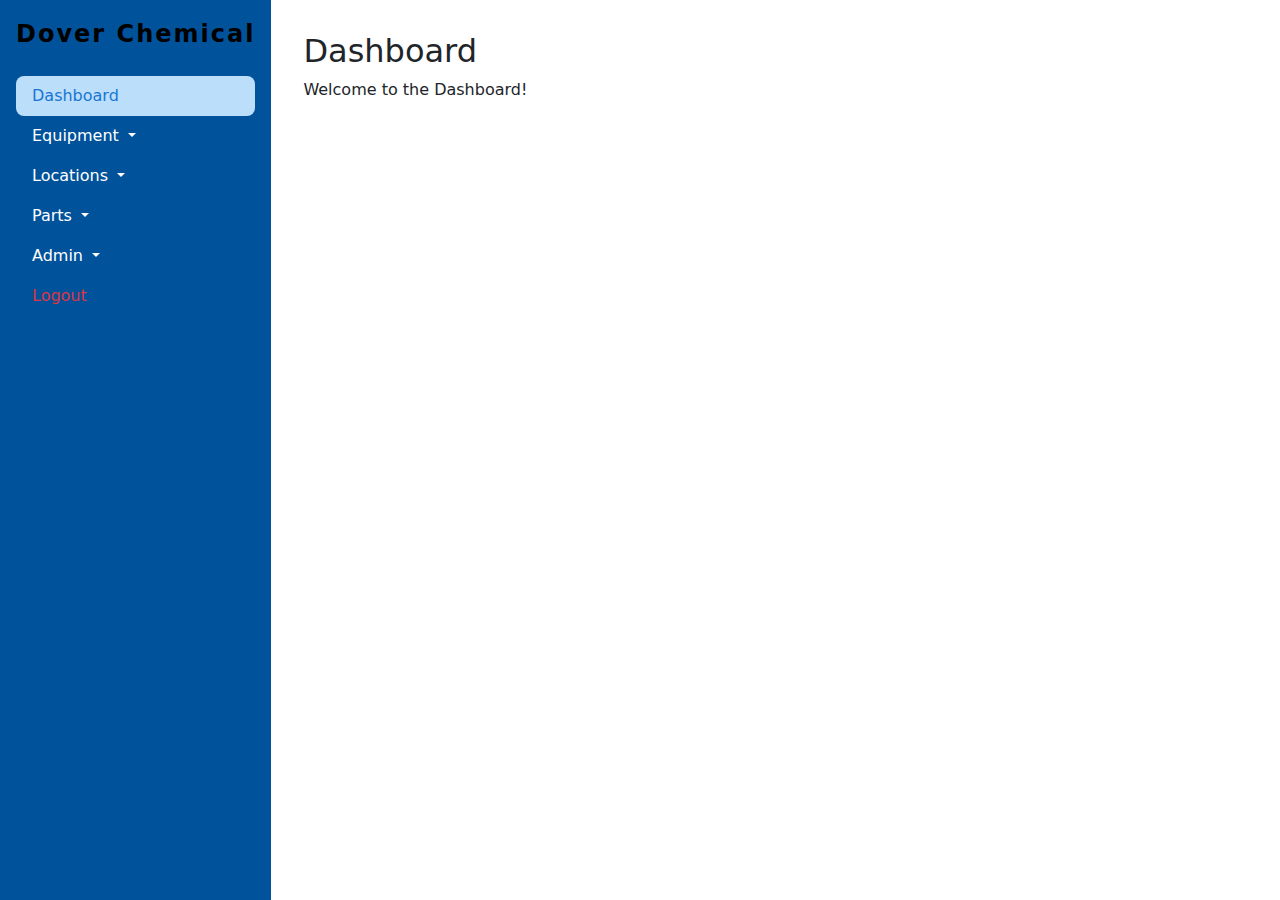
<file: index.html>
<!DOCTYPE html>
<html lang="en">
<head>
  <meta charset="UTF-8">
  <meta name="viewport" content="width=device-width, initial-scale=1">
  <title>CMMS</title>
  <!-- Bootstrap 5 CDN -->
  <link href="https://cdn.jsdelivr.net/npm/bootstrap@5.3.3/dist/css/bootstrap.min.css" rel="stylesheet">
  <link rel="stylesheet" href="index.css">
</head>
<body>
  <div class="d-flex">
    <!-- Sidebar -->
    <nav class="sidebar d-flex flex-column flex-shrink-0 p-3">
      <div class="logo mb-4">Dover Chemical</div>
      <ul class="nav nav-pills flex-column mb-auto" id="sidebarMenu">
        <li class="nav-item">
          <a href="#" class="nav-link active" data-page="dashboard">
            Dashboard
          </a>
        </li>
        <!-- Equipment Dropdown -->
        <li class="nav-item dropdown">
          <a class="nav-link dropdown-toggle" href="#" id="equipmentDropdown" role="button" data-bs-toggle="dropdown" aria-expanded="false">
            Equipment
          </a>
          <ul class="dropdown-menu" aria-labelledby="equipmentDropdown">
            <li><a class="dropdown-item nav-link" href="#" data-page="equipment-create">Create</a></li>
            <li><a class="dropdown-item nav-link" href="#" data-page="equipment-view">View</a></li>
          </ul>
        </li>
        <!-- Locations Dropdown -->
        <li class="nav-item dropdown">
          <a class="nav-link dropdown-toggle" href="#" id="locationsDropdown" role="button" data-bs-toggle="dropdown" aria-expanded="false">
            Locations
          </a>
          <ul class="dropdown-menu" aria-labelledby="locationsDropdown">
            <li><a class="dropdown-item nav-link" href="#" data-page="locations-create">Create</a></li>
            <li><a class="dropdown-item nav-link" href="#" data-page="locations-view">View</a></li>
          </ul>
        </li>
        <!-- Parts Dropdown -->
        <li class="nav-item dropdown">
          <a class="nav-link dropdown-toggle" href="#" id="partsDropdown" role="button" data-bs-toggle="dropdown" aria-expanded="false">
            Parts
          </a>
          <ul class="dropdown-menu" aria-labelledby="partsDropdown">
            <li><a class="dropdown-item nav-link" href="#" data-page="parts-create">Create</a></li>
            <li><a class="dropdown-item nav-link" href="#" data-page="parts-view">View</a></li>
          </ul>
        </li>
        <!-- Admin Dropdown -->
        <li class="nav-item dropdown">
          <a class="nav-link dropdown-toggle" href="#" id="adminDropdown" role="button" data-bs-toggle="dropdown" aria-expanded="false">
            Admin
          </a>
          <ul class="dropdown-menu" aria-labelledby="adminDropdown">
            <li><a class="dropdown-item nav-link" href="#" data-page="admin-create-user">Create User</a></li>
          </ul>
        </li>
        <li>
          <a href="#" class="nav-link text-danger" data-page="logout">
            Logout
          </a>
        </li>
      </ul>
    </nav>

    <!-- Content Area -->
    <div class="content-area flex-grow-1">
      <div id="page-content">
        <h2>Dashboard</h2>
        <p>Welcome to the Dashboard!</p>
      </div>
    </div>
  </div>

  <!-- Bootstrap JS Bundle -->
  <script src="https://cdn.jsdelivr.net/npm/bootstrap@5.3.3/dist/js/bootstrap.bundle.min.js"></script>
  <script>
    // Content for each page
    const content = {
      dashboard: `<h2>Dashboard</h2><p>Welcome to the Dashboard!</p>`,
      "equipment-create": `<h2>Create Equipment</h2><p>Form for creating equipment.</p>`,
      "equipment-view": `<h2>View Equipment</h2><p>List of all equipment.</p>`,
      "locations-create": `<h2>Create Location</h2><p>Form for creating location.</p>`,
      "locations-view": `<h2>View Locations</h2><p>List of all locations.</p>`,
      "parts-create": `<h2>Create Part</h2><p>Form for creating parts.</p>`,
      "parts-view": `<h2>View Parts</h2><p>List of all parts.</p>`,
      "admin-create-user": `<h2>Create User</h2><p>Form for creating new user.</p>`,
      logout: `<h2>Logout</h2><p>You have been logged out. Thank you!</p>`
    };

    // Handle menu clicks
    document.querySelectorAll('#sidebarMenu [data-page]').forEach(link => {
      link.addEventListener('click', function(e) {
        e.preventDefault();
        // Remove active from all main nav-link (exclude dropdown-items for highlight)
        document.querySelectorAll('#sidebarMenu > .nav-item > .nav-link').forEach(l => l.classList.remove('active'));
        // Remove active from dropdown items
        document.querySelectorAll('#sidebarMenu .dropdown-item').forEach(l => l.classList.remove('active'));

        // If clicked is dropdown-item
        if(this.classList.contains('dropdown-item')) {
          this.classList.add('active');
          // Also activate parent dropdown for visual cue
          const parentLink = this.closest('.dropdown').querySelector('.dropdown-toggle');
          parentLink.classList.add('active');
        } else {
          // If main nav-link (Dashboard/Logout)
          this.classList.add('active');
        }

        // Change content
        const page = this.getAttribute('data-page');
        if(content[page]) {
          document.getElementById('page-content').innerHTML = content[page];
        } else {
          document.getElementById('page-content').innerHTML = "<h2>Not Found</h2>";
        }
      });
    });

    // Replace locations-create content with a form
    content["locations-create"] = `
    <h2>Create Location</h2>
    <form id="locationForm" class="mb-3" autocomplete="off">
        <div class="mb-3">
    <label for="locationName" class="form-label">Nama Lokasi</label>
    <input type="text" class="form-control" id="locationName" name="locationName" required>
        </div>
        <div class="mb-3">
    <label for="locationDesc" class="form-label">Keterangan</label>
    <input type="text" class="form-control" id="locationDesc" name="locationDesc">
        </div>
        <button type="submit" class="btn btn-primary">Save</button>
    </form>
    <div id="locationMsg"></div>
    <script>
        document.getElementById('locationForm').onsubmit = function(e) {
    e.preventDefault();
    document.getElementById('locationMsg').innerHTML = '<div class="alert alert-success mt-2">Location created!</div>';
    this.reset();
        }
    <\/script>
    `;
  </script>
</body>
</html>
</file>
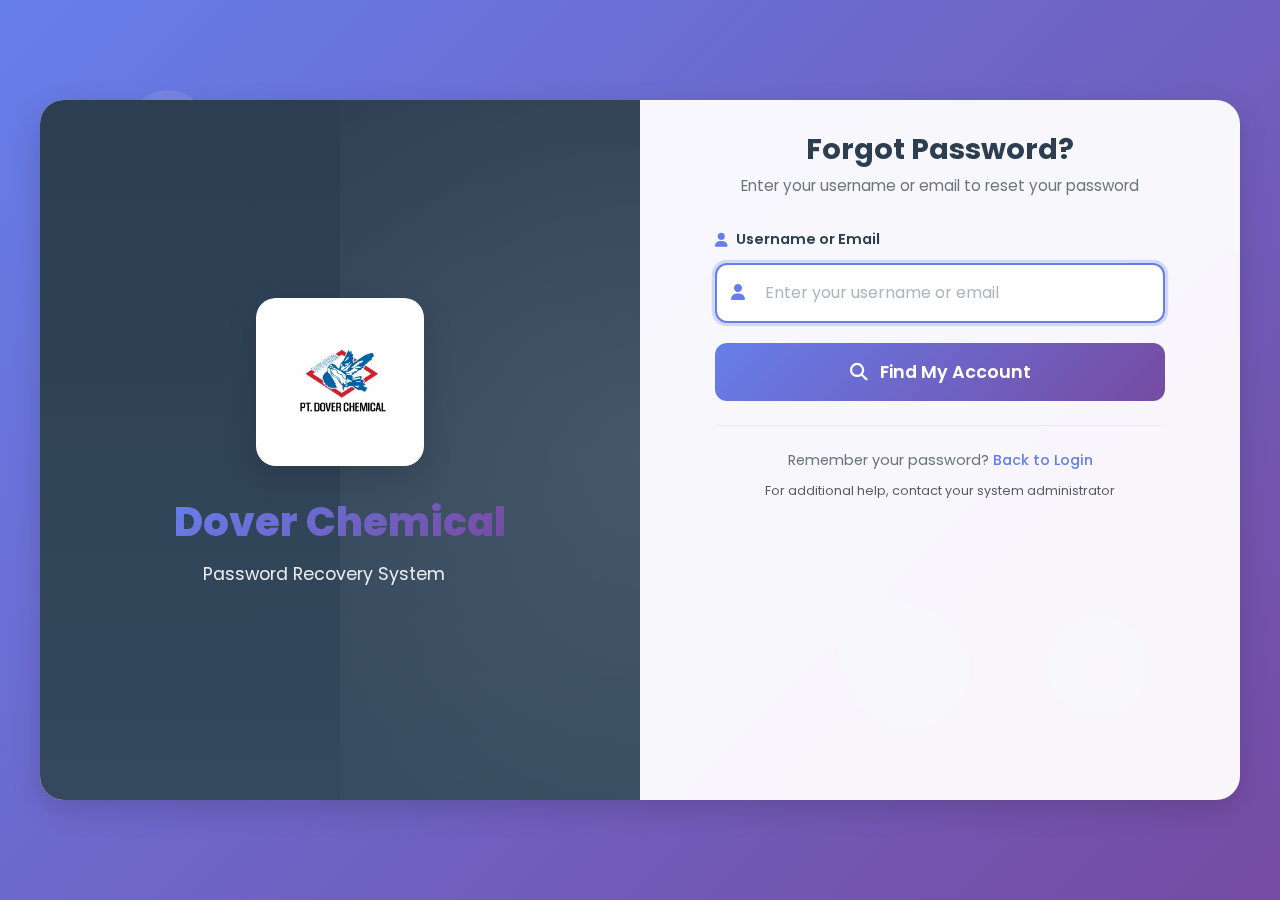
<file: forgot_password.html>
<!DOCTYPE html>
<html lang="en">
<head>
    <meta charset="UTF-8">
    <meta name="viewport" content="width=device-width, initial-scale=1.0">
    <title>Forgot Password - CMMS Dover Chemical</title>
    <link rel="icon" type="image/png" href="assets/the_dovechem_group_logo.jpg">
    <link href="https://cdn.jsdelivr.net/npm/bootstrap@5.3.3/dist/css/bootstrap.min.css" rel="stylesheet">
    <link href="https://cdnjs.cloudflare.com/ajax/libs/font-awesome/6.4.0/css/all.min.css" rel="stylesheet">
    <link href="https://fonts.googleapis.com/css2?family=Poppins:wght@300;400;500;600;700;800&display=swap" rel="stylesheet">
    <link rel="stylesheet" href="login.css">
    <link rel="stylesheet" href="forgot_password.css">
</head>
<body>
    <!-- Background Animation -->
    <div class="background-animation">
        <div class="floating-shapes">
            <div class="shape shape-1"></div>
            <div class="shape shape-2"></div>
            <div class="shape shape-3"></div>
            <div class="shape shape-4"></div>
            <div class="shape shape-5"></div>
            <div class="shape shape-6"></div>
        </div>
    </div>

    <!-- Forgot Password Container -->
    <div class="login-container">
        <div class="login-wrapper">
            <!-- Left Side - Logo -->
            <div class="login-branding">
                <div class="branding-content">
                    <div class="logo-section">
                        <div class="logo-container">
                            <img src="assets/the_dovechem_group_logo.jpg" alt="Dover Chemical" class="company-logo">
                        </div>
                        <div class="company-info">
                            <h1>Dover Chemical</h1>
                            <p>Password Recovery System</p>
                        </div>
                    </div>
                </div>
            </div>

            <!-- Right Side - Forgot Password Form -->
            <div class="login-form-section">
                <div class="form-container">
                    <div class="form-header">
                        <h2>Forgot Password?</h2>
                        <p>Enter your username or email to reset your password</p>
                    </div>

                    <!-- Step 1: Enter Username/Email -->
                    <div id="step1" class="recovery-step">
                        <form id="forgotPasswordForm" class="login-form">
                            <div class="form-group">
                                <label for="identifier" class="form-label">
                                    <i class="fas fa-user"></i>
                                    Username or Email
                                </label>
                                <div class="input-wrapper">
                                    <input 
                                        type="text" 
                                        id="identifier" 
                                        name="identifier" 
                                        class="form-control" 
                                        placeholder="Enter your username or email"
                                        required
                                        autocomplete="username"
                                    >
                                    <div class="input-icon">
                                        <i class="fas fa-user"></i>
                                    </div>
                                </div>
                            </div>

                            <button type="submit" class="btn-login">
                                <span class="btn-text">
                                    <i class="fas fa-search me-2"></i>
                                    Find My Account
                                </span>
                                <div class="btn-loader">
                                    <div class="spinner"></div>
                                </div>
                            </button>
                        </form>
                    </div>

                    <!-- Step 2: Account Found - Enter New Password -->
                    <div id="step2" class="recovery-step" style="display: none;">
                        <div class="alert alert-success">
                            <h5><i class="fas fa-check-circle"></i> Account Found!</h5>
                            <p class="mb-0">We found your account. Please enter your new password below.</p>
                        </div>

                        <div class="credential-display">
                            <div class="form-group">
                                <label class="form-label">
                                    <i class="fas fa-user"></i>
                                    Username
                                </label>
                                <div class="input-wrapper has-copy-only">
                                    <input type="text" id="display-username" class="form-control" readonly>
                                    <button type="button" class="copy-btn" onclick="copyToClipboard('display-username')" title="Copy username">
                                        <i class="fas fa-copy"></i>
                                    </button>
                                </div>
                            </div>

                            <div class="form-group">
                                <label class="form-label">
                                    <i class="fas fa-envelope"></i>
                                    Email
                                </label>
                                <div class="input-wrapper has-copy-only">
                                    <input type="text" id="display-email" class="form-control" readonly>
                                    <button type="button" class="copy-btn" onclick="copyToClipboard('display-email')" title="Copy email">
                                        <i class="fas fa-copy"></i>
                                    </button>
                                </div>
                            </div>
                        </div>

                        <form id="resetPasswordForm" class="mt-3">
                            <div class="form-group">
                                <label for="new-password" class="form-label">
                                    <i class="fas fa-lock"></i>
                                    New Password
                                </label>
                                <div class="input-wrapper">
                                    <input 
                                        type="password" 
                                        id="new-password" 
                                        name="new_password" 
                                        class="form-control" 
                                        placeholder="Enter your new password"
                                        required
                                        minlength="6"
                                        autocomplete="new-password"
                                    >
                                    <div class="input-icon">
                                        <i class="fas fa-lock"></i>
                                    </div>
                                    <button type="button" class="password-toggle" onclick="toggleNewPassword()" title="Show/Hide password">
                                        <i class="fas fa-eye" id="newPasswordIcon"></i>
                                    </button>
                                </div>
                                <small class="text-muted">Password must be at least 6 characters long</small>
                            </div>

                            <div class="form-group">
                                <label for="confirm-password" class="form-label">
                                    <i class="fas fa-lock"></i>
                                    Confirm New Password
                                </label>
                                <div class="input-wrapper">
                                    <input 
                                        type="password" 
                                        id="confirm-password" 
                                        name="confirm_password" 
                                        class="form-control" 
                                        placeholder="Confirm your new password"
                                        required
                                        minlength="6"
                                        autocomplete="new-password"
                                    >
                                    <div class="input-icon">
                                        <i class="fas fa-lock"></i>
                                    </div>
                                    <button type="button" class="password-toggle" onclick="toggleConfirmPassword()" title="Show/Hide password">
                                        <i class="fas fa-eye" id="confirmPasswordIcon"></i>
                                    </button>
                                </div>
                            </div>

                            <div class="alert alert-info">
                                <i class="fas fa-info-circle"></i>
                                <strong>Password Requirements:</strong>
                                <ul class="mb-0 mt-2">
                                    <li>At least 6 characters long</li>
                                    <li>Both password fields must match</li>
                                    <li>Choose a strong password for better security</li>
                                </ul>
                            </div>

                            <div class="d-flex gap-3">
                                <button type="submit" class="btn-login flex-fill">
                                    <span class="btn-text">
                                        <i class="fas fa-key me-2"></i>
                                        Reset Password
                                    </span>
                                    <div class="btn-loader">
                                        <div class="spinner"></div>
                                    </div>
                                </button>
                                <button type="button" class="btn btn-outline-secondary flex-fill" onclick="resetForm()">
                                    <i class="fas fa-redo me-2"></i>
                                    Try Another Account
                                </button>
                            </div>
                        </form>
                    </div>

                    <!-- Step 3: Password Reset Success -->
                    <div id="step3" class="recovery-step" style="display: none;">
                        <div class="alert alert-success">
                            <h5><i class="fas fa-check-circle"></i> Password Reset Successful!</h5>
                            <p class="mb-0">Your password has been reset successfully. You can now login with your new password.</p>
                        </div>

                        <div class="credential-display">
                            <div class="form-group">
                                <label class="form-label">
                                    <i class="fas fa-user"></i>
                                    Username
                                </label>
                                <div class="input-wrapper has-copy-only">
                                    <input type="text" id="final-username" class="form-control" readonly>
                                    <button type="button" class="copy-btn" onclick="copyToClipboard('final-username')" title="Copy username">
                                        <i class="fas fa-copy"></i>
                                    </button>
                                </div>
                            </div>
                        </div>

                        <div class="alert alert-info">
                            <i class="fas fa-info-circle"></i>
                            <strong>Next Steps:</strong>
                            <ul class="mb-0 mt-2">
                                <li>Click "Go to Login" to access the login page</li>
                                <li>Use your username and new password to login</li>
                                <li>Keep your password secure and don't share it with others</li>
                            </ul>
                        </div>

                        <div class="d-flex gap-3">
                            <a href="login.html" class="btn-login flex-fill">
                                <i class="fas fa-sign-in-alt me-2"></i>
                                Go to Login
                            </a>
                            <button type="button" class="btn btn-outline-secondary flex-fill" onclick="resetForm()">
                                <i class="fas fa-redo me-2"></i>
                                Reset Another Password
                            </button>
                        </div>
                    </div>

                    <div class="form-footer">
                        <p>Remember your password? <a href="login.html">Back to Login</a></p>
                        <p><small class="text-muted">For additional help, contact your system administrator</small></p>
                    </div>
                </div>
            </div>
        </div>
    </div>

    <!-- Notification Container -->
    <div class="notification-container" id="notificationContainer"></div>

    <!-- Loading Overlay -->
    <div class="loading-overlay" id="loadingOverlay">
        <div class="loading-content">
            <div class="loading-spinner"></div>
            <p>Processing your request...</p>
        </div>
    </div>

    <script src="https://cdn.jsdelivr.net/npm/bootstrap@5.3.3/dist/js/bootstrap.bundle.min.js"></script>
    <script src="login.js"></script>
    <script src="forgot_password.js"></script>
</body>
</html>
</file>
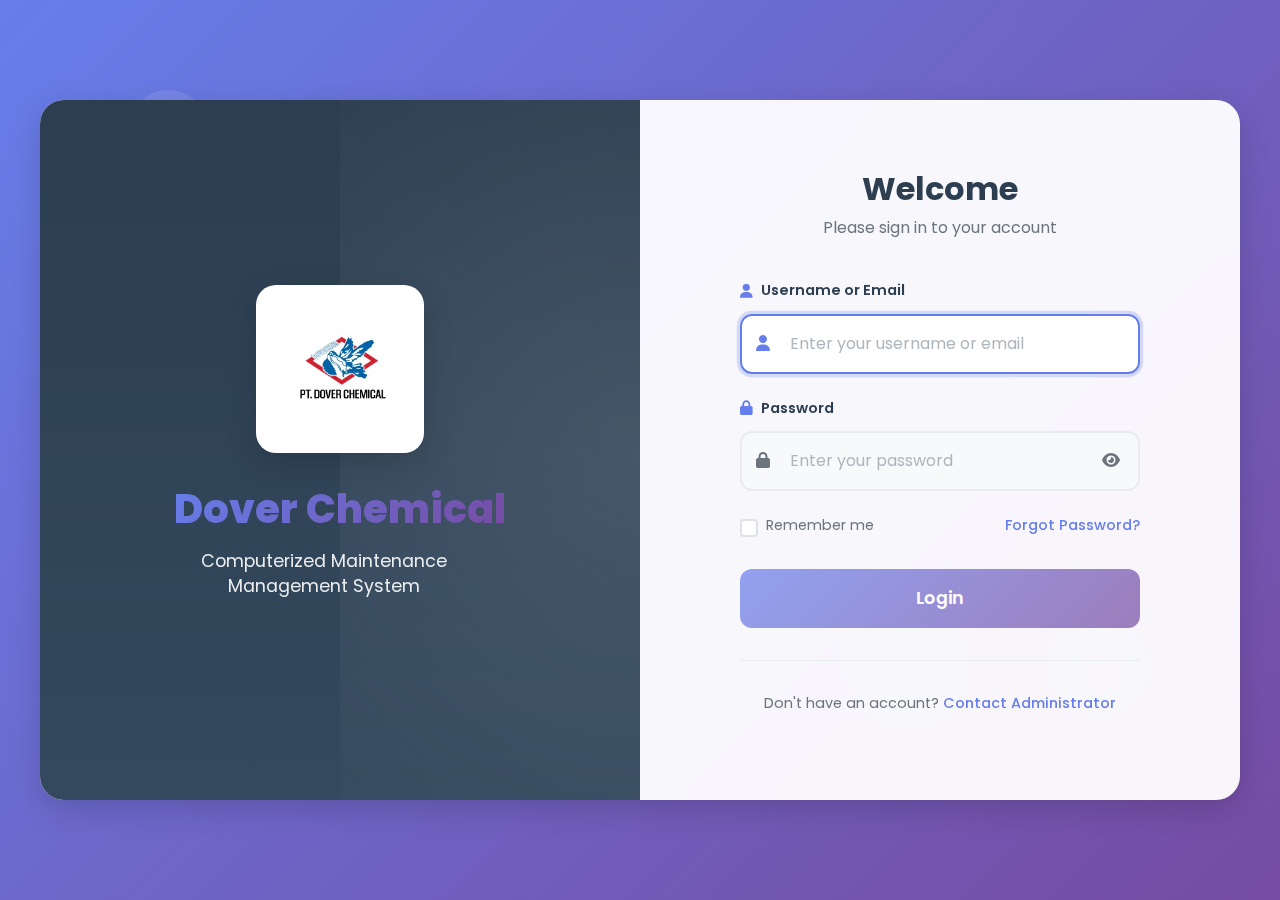
<file: login.html>
<!DOCTYPE html>
<html lang="en">
<head>
    <meta charset="UTF-8">
    <meta name="viewport" content="width=device-width, initial-scale=1.0">
    <title>Login - CMMS Dover Chemical</title>
    <link rel="icon" type="image/png" href="assets/the_dovechem_group_logo.jpg">
    <link href="https://cdn.jsdelivr.net/npm/bootstrap@5.3.3/dist/css/bootstrap.min.css" rel="stylesheet">
    <link href="https://cdnjs.cloudflare.com/ajax/libs/font-awesome/6.4.0/css/all.min.css" rel="stylesheet">
    <link href="https://fonts.googleapis.com/css2?family=Poppins:wght@300;400;500;600;700;800&display=swap" rel="stylesheet">
    <link rel="stylesheet" href="login.css">
</head>
<body>
    <!-- Background Animation -->
    <div class="background-animation">
        <div class="floating-shapes">
            <div class="shape shape-1"></div>
            <div class="shape shape-2"></div>
            <div class="shape shape-3"></div>
            <div class="shape shape-4"></div>
            <div class="shape shape-5"></div>
            <div class="shape shape-6"></div>
        </div>
    </div>

    <!-- Login Container -->
    <div class="login-container">
        <div class="login-wrapper">
            <!-- Left Side - Logo Only -->
            <div class="login-branding">
                <div class="branding-content">
                    <div class="logo-section">
                        <div class="logo-container">
                            <img src="assets/the_dovechem_group_logo.jpg" alt="Dover Chemical" class="company-logo">
                        </div>
                        <div class="company-info">
                            <h1>Dover Chemical</h1>
                            <p>Computerized Maintenance Management System</p>
                        </div>
                    </div>
                </div>
            </div>

            <!-- Right Side - Login Form -->
            <div class="login-form-section">
                <div class="form-container">
                    <div class="form-header">
                        <h2>Welcome</h2>
                        <p>Please sign in to your account</p>
                    </div>

                    <form id="loginForm" class="login-form" action="auth/login_process.php" method="POST">
                        <div class="form-group">
                            <label for="username" class="form-label">
                                <i class="fas fa-user"></i>
                                Username or Email
                            </label>
                            <div class="input-wrapper">
                                <input 
                                    type="text" 
                                    id="username" 
                                    name="username" 
                                    class="form-control" 
                                    placeholder="Enter your username or email"
                                    required
                                    autocomplete="username"
                                >
                                <div class="input-icon">
                                    <i class="fas fa-user"></i>
                                </div>
                            </div>
                        </div>

                        <div class="form-group">
                            <label for="password" class="form-label">
                                <i class="fas fa-lock"></i>
                                Password
                            </label>
                            <div class="input-wrapper">
                                <input 
                                    type="password" 
                                    id="password" 
                                    name="password" 
                                    class="form-control" 
                                    placeholder="Enter your password"
                                    required
                                    autocomplete="current-password"
                                >
                                <div class="input-icon">
                                    <i class="fas fa-lock"></i>
                                </div>
                                <button type="button" class="password-toggle" onclick="togglePassword()">
                                    <i class="fas fa-eye" id="passwordToggleIcon"></i>
                                </button>
                            </div>
                        </div>

                        <div class="form-options">
                            <div class="remember-me">
                                <input type="checkbox" id="remember" name="remember" class="form-check-input">
                                <label for="remember" class="form-check-label">Remember me</label>
                            </div>
                            <a href="#" class="forgot-password" onclick="showForgotPassword()">Forgot Password?</a>
                        </div>

                        <button type="submit" class="btn-login">
                            <span class="btn-text">Login</span>
                            <div class="btn-loader">
                                <div class="spinner"></div>
                            </div>
                        </button>
                    </form>

                    <div class="form-footer">
                        <p>Don't have an account? <a href="#" onclick="showRegisterInfo()">Contact Administrator</a></p>
                    </div>
                </div>
            </div>
        </div>
    </div>

    <!-- Notification Container -->
    <div class="notification-container" id="notificationContainer"></div>

    <!-- Loading Overlay -->
    <div class="loading-overlay" id="loadingOverlay">
        <div class="loading-content">
            <div class="loading-spinner"></div>
            <p>Signing you in...</p>
        </div>
    </div>

    <script src="https://cdn.jsdelivr.net/npm/bootstrap@5.3.3/dist/js/bootstrap.bundle.min.js"></script>
    <script src="login.js"></script>
</body>
</html>
</file>
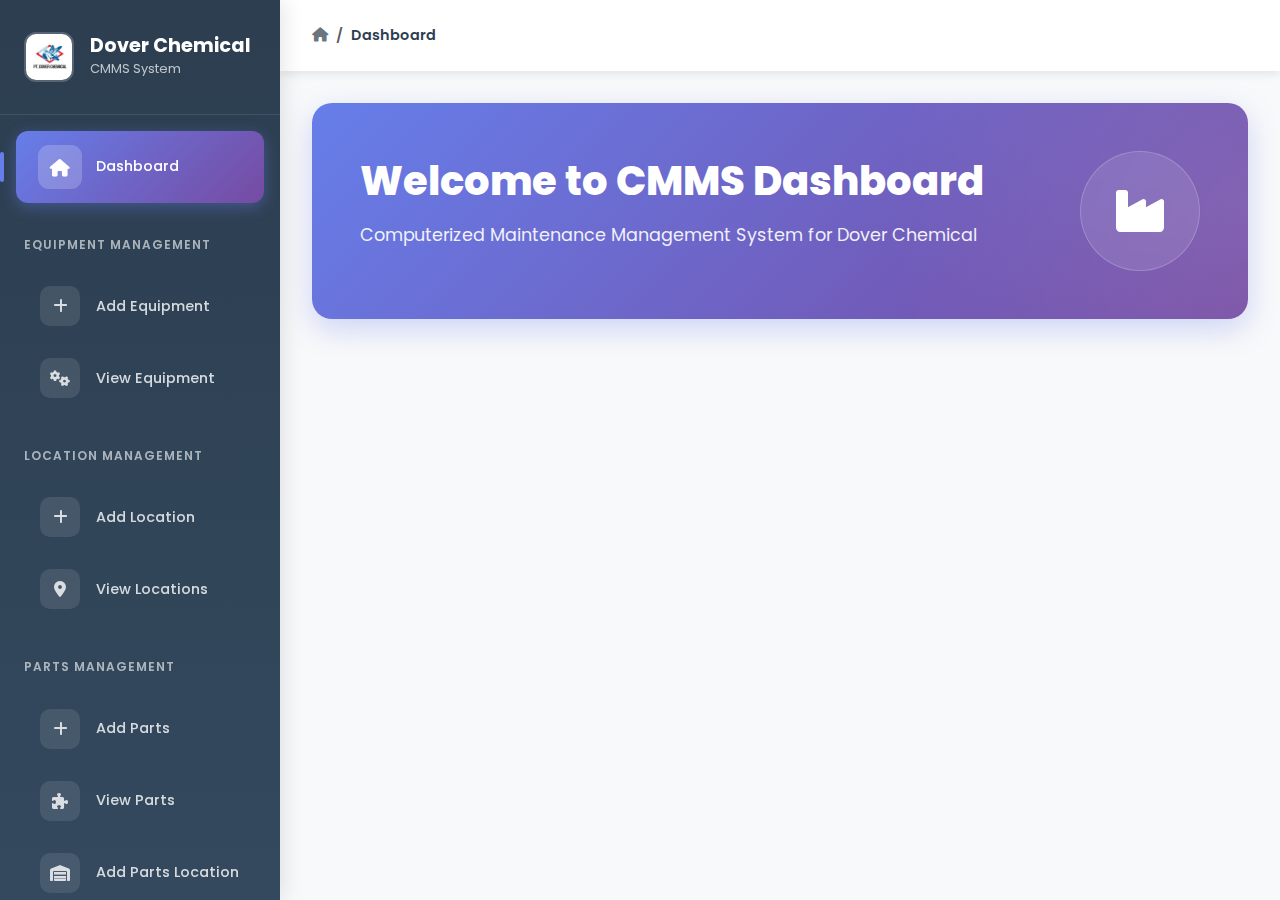
<file: main.html>
<!DOCTYPE html>
<html lang="en">
<head>
  <meta charset="UTF-8" />
  <meta name="viewport" content="width=device-width, initial-scale=1" />
  <title>CMMS - Dover Chemical</title>
  <link rel="icon" type="image/png" href="assets/the_dovechem_group_logo.jpg">
  <link href="https://cdn.jsdelivr.net/npm/bootstrap@5.3.3/dist/css/bootstrap.min.css" rel="stylesheet" />
  <link href="https://cdnjs.cloudflare.com/ajax/libs/font-awesome/6.4.0/css/all.min.css" rel="stylesheet" />
  <link href="https://fonts.googleapis.com/css2?family=Poppins:wght@300;400;500;600;700;800&display=swap" rel="stylesheet" />
  <link rel="stylesheet" href="main.css" />
</head>
<body>
  <div class="app-wrapper">
    <!-- Sidebar -->
    <nav class="sidebar" id="sidebar">
      <div class="sidebar-header">
        <div class="logo-container">
          <img src="assets/the_dovechem_group_logo.jpg" alt="Dover Chemical" class="logo-img">
          <div class="logo-text">
            <h4>Dover Chemical</h4>
            <span>CMMS System</span>
          </div>
        </div>
        <button class="sidebar-toggle d-lg-none" id="sidebarToggle">
          <i class="fas fa-times"></i>
        </button>
      </div>

      <div class="sidebar-menu">
        <div class="menu-section">
          <a href="#" class="menu-item active" data-page="dashboard">
            <div class="menu-icon">
              <i class="fas fa-home"></i>
            </div>
            <span>Dashboard</span>
          </a>
        </div>

        <div class="menu-section">
          <div class="section-title">Equipment Management</div>
          <a href="#" class="menu-item" data-page="equipment-create">
            <div class="menu-icon">
              <i class="fas fa-plus"></i>
            </div>
            <span>Add Equipment</span>
          </a>
          <a href="#" class="menu-item" data-page="equipment-view">
            <div class="menu-icon">
              <i class="fas fa-cogs"></i>
            </div>
            <span>View Equipment</span>
          </a>
        </div>

        <div class="menu-section">
          <div class="section-title">Location Management</div>
          <a href="#" class="menu-item" data-page="locations-create">
            <div class="menu-icon">
              <i class="fas fa-plus"></i>
            </div>
            <span>Add Location</span>
          </a>
          <a href="#" class="menu-item" data-page="locations-view">
            <div class="menu-icon">
              <i class="fas fa-map-marker-alt"></i>
            </div>
            <span>View Locations</span>
          </a>
        </div>

        <div class="menu-section">
          <div class="section-title">Parts Management</div>
          <a href="#" class="menu-item" data-page="parts-create">
            <div class="menu-icon">
              <i class="fas fa-plus"></i>
            </div>
            <span>Add Parts</span>
          </a>
          <a href="#" class="menu-item" data-page="parts-view">
            <div class="menu-icon">
              <i class="fas fa-puzzle-piece"></i>
            </div>
            <span>View Parts</span>
          </a>
          <a href="#" class="menu-item" data-page="locations-parts-create">
            <div class="menu-icon">
              <i class="fas fa-warehouse"></i>
            </div>
            <span>Add Parts Location</span>
          </a>
          <a href="#" class="menu-item" data-page="locations-parts-view">
            <div class="menu-icon">
              <i class="fas fa-list-ul"></i>
            </div>
            <span>View Parts Locations</span>
          </a>
        </div>

        <div class="menu-section">
          <div class="section-title">User Management</div>
          <a href="#" class="menu-item" data-page="admin-create-user">
            <div class="menu-icon">
              <i class="fas fa-user-plus"></i>
            </div>
            <span>Add User</span>
          </a>
          <a href="#" class="menu-item" data-page="admin-view-user">
            <div class="menu-icon">
              <i class="fas fa-users"></i>
            </div>
            <span>View Users</span>
          </a>
        </div>
      </div>

      <div class="sidebar-footer">
        <a href="#" class="menu-item logout-item" data-page="logout">
          <div class="menu-icon">
            <i class="fas fa-sign-out-alt"></i>
          </div>
          <span>Logout</span>
        </a>
      </div>
    </nav>

    <!-- Main Content -->
    <main class="main-content">
      <!-- Top Header -->
      <header class="top-header">
        <div class="header-left">
          <button class="sidebar-toggle d-lg-none" id="mobileSidebarToggle">
            <i class="fas fa-bars"></i>
          </button>
          <div class="breadcrumb-container">
            <nav aria-label="breadcrumb">
              <ol class="breadcrumb">
                <li class="breadcrumb-item"><i class="fas fa-home"></i></li>
                <li class="breadcrumb-item active" id="current-page">Dashboard</li>
              </ol>
            </nav>
          </div>
        </div>
      </header>

      <!-- Page Content -->
      <div class="content-area" id="page-content">
        <!-- Dashboard Content -->
        <div class="dashboard-container">
          <!-- Welcome Section -->
          <div class="welcome-section">
            <div class="welcome-content">
              <h1>Welcome to CMMS Dashboard</h1>
              <p>Computerized Maintenance Management System for Dover Chemical</p>
            </div>
            <div class="welcome-illustration">
              <div class="illustration-bg">
                <i class="fas fa-industry"></i>
              </div>
            </div>
          </div>
        </div>
      </div>
    </main>
  </div>

  <!-- Mobile Overlay -->
  <div class="mobile-overlay" id="mobileOverlay"></div>

  <script src="https://cdn.jsdelivr.net/npm/bootstrap@5.3.3/dist/js/bootstrap.bundle.min.js"></script>
  <script src="main.js"></script>
</body>
</html>
</file>
<file: index.css>
body {
    background-color: #ffffff;
}
.sidebar {
    height: 100vh;
    background: #00529B;
    padding-top: 1.5rem;
    min-width: 220px;
}
.sidebar .nav-link {
    color: #ffffff;
    font-weight: 500;
}
.sidebar .nav-link.active,
.sidebar .nav-link:hover {
    background: #bbdefb;
    color: #1976d2;
    border-radius: 8px;
}
.sidebar .dropdown-menu {
    background-color: #1565c0;
}
.sidebar .dropdown-item {
    color: #fff;
}
.sidebar .dropdown-item.active, .sidebar .dropdown-item:active, .sidebar .dropdown-item:hover {
    background-color: #bbdefb;
    color: #1976d2;
}
.content-area {
    padding: 2rem;
}
.logo {
    font-size: 1.5rem;
    font-weight: bold;
    color: #000000;
    text-align: center;
    margin-bottom: 2rem;
    letter-spacing: 2px;
}
@media (max-width: 767px) {
    .sidebar {
    min-width: 100px;
    padding-top: 0.5rem;
    }
}
</file>
<file: login.css>
@import url("https://fonts.googleapis.com/css2?family=Poppins:wght@300;400;500;600;700;800&display=swap");

:root {
  --primary-gradient: linear-gradient(135deg, #667eea 0%, #764ba2 100%);
  --success-gradient: linear-gradient(135deg, #28a745 0%, #20c997 100%);
  --error-gradient: linear-gradient(135deg, #dc3545 0%, #fd7e14 100%);
  --warning-gradient: linear-gradient(135deg, #ffc107 0%, #fd7e14 100%);
  --info-gradient: linear-gradient(135deg, #17a2b8 0%, #6f42c1 100%);
  --dark-gradient: linear-gradient(180deg, #2c3e50 0%, #34495e 100%);
  --border-radius: 12px;
  --shadow: 0 10px 30px rgba(0, 0, 0, 0.15);
  --transition: all 0.3s ease;
}

* {
  margin: 0;
  padding: 0;
  box-sizing: border-box;
}

body {
  font-family: "Poppins", sans-serif;
  background: var(--primary-gradient);
  min-height: 100vh;
  overflow: hidden;
  position: relative;
}

/* Background Animation */
.background-animation {
  position: fixed;
  inset: 0;
  z-index: 1;
  overflow: hidden;
}

.floating-shapes {
  position: relative;
  width: 100%;
  height: 100%;
}

.shape {
  position: absolute;
  background: rgba(255, 255, 255, 0.1);
  border-radius: 50%;
  animation: float 20s infinite linear;
}

.shape-1 {
  width: 80px;
  height: 80px;
  top: 10%;
  left: 10%;
  animation-delay: 0s;
}
.shape-2 {
  width: 120px;
  height: 120px;
  top: 20%;
  right: 15%;
  animation-delay: -5s;
}
.shape-3 {
  width: 60px;
  height: 60px;
  bottom: 30%;
  left: 20%;
  animation-delay: -10s;
}
.shape-4 {
  width: 100px;
  height: 100px;
  bottom: 20%;
  right: 10%;
  animation-delay: -15s;
}
.shape-5 {
  width: 40px;
  height: 40px;
  top: 50%;
  left: 5%;
  animation-delay: -7s;
}
.shape-6 {
  width: 90px;
  height: 90px;
  top: 70%;
  right: 25%;
  animation-delay: -12s;
}

@keyframes float {
  0% {
    transform: translateY(0px) rotate(0deg);
    opacity: 0.7;
  }
  50% {
    transform: translateY(-20px) rotate(180deg);
    opacity: 1;
  }
  100% {
    transform: translateY(0px) rotate(360deg);
    opacity: 0.7;
  }
}

/* Login Container */
.login-container {
  position: relative;
  z-index: 10;
  min-height: 100vh;
  display: flex;
  align-items: center;
  justify-content: center;
  padding: 2rem;
}

.login-wrapper {
  background: rgba(255, 255, 255, 0.95);
  backdrop-filter: blur(20px);
  border-radius: 24px;
  box-shadow: var(--shadow);
  overflow: hidden;
  max-width: 1200px;
  width: 100%;
  min-height: 700px;
  display: grid;
  grid-template-columns: 1fr 1fr;
  animation: slideUp 0.8s ease-out;
}

@keyframes slideUp {
  from {
    opacity: 0;
    transform: translateY(50px);
  }
  to {
    opacity: 1;
    transform: translateY(0);
  }
}

/* Left Side - Logo */
.login-branding {
  background: var(--dark-gradient);
  color: white;
  padding: 3rem;
  display: flex;
  flex-direction: column;
  justify-content: center;
  align-items: center;
  position: relative;
  overflow: hidden;
}

.login-branding::before {
  content: "";
  position: absolute;
  top: -50%;
  right: -50%;
  width: 100%;
  height: 200%;
  background: radial-gradient(circle, rgba(255, 255, 255, 0.1) 0%, transparent 70%);
  pointer-events: none;
}

.branding-content {
  position: relative;
  z-index: 2;
  text-align: center;
}

.logo-section {
  display: flex;
  flex-direction: column;
  align-items: center;
  gap: 2rem;
}

.logo-container {
  background: white;
  padding: 1.5rem;
  border-radius: 20px;
  box-shadow: var(--shadow);
  transition: var(--transition);
}

.logo-container:hover {
  transform: scale(1.05);
}

.company-logo {
  width: 120px;
  height: 120px;
  border-radius: var(--border-radius);
  object-fit: cover;
  display: block;
}

.company-info h1 {
  font-size: 2.5rem;
  font-weight: 800;
  margin-bottom: 1rem;
  background: var(--primary-gradient);
  -webkit-background-clip: text;
  -webkit-text-fill-color: transparent;
  background-clip: text;
  line-height: 1.2;
}

.company-info p {
  font-size: 1.1rem;
  opacity: 0.9;
  font-weight: 400;
  line-height: 1.4;
  max-width: 300px;
}

/* Right Side - Form */
.login-form-section {
  padding: 3rem;
  display: flex;
  flex-direction: column;
  justify-content: center;
}

.form-container {
  max-width: 400px;
  margin: 0 auto;
  width: 100%;
}

.form-header {
  text-align: center;
  margin-bottom: 2.5rem;
}

.form-header h2 {
  font-size: 2rem;
  font-weight: 700;
  color: #2c3e50;
  margin-bottom: 0.5rem;
}

.form-header p {
  color: #6c757d;
  font-size: 1rem;
}

/* Form Styles */
.form-group {
  margin-bottom: 1.5rem;
}

.form-group:last-child {
  margin-bottom: 0;
}

.form-label {
  display: flex;
  align-items: center;
  gap: 0.5rem;
  font-weight: 600;
  color: #2c3e50;
  margin-bottom: 0.75rem;
  font-size: 0.9rem;
}

.form-label i {
  color: #667eea;
}

.input-wrapper {
  position: relative;
}

.form-control {
  width: 100%;
  padding: 1rem 1rem 1rem 3rem;
  border: 2px solid #e9ecef;
  border-radius: var(--border-radius);
  font-size: 1rem;
  transition: var(--transition);
  background: #f8f9fa;
  font-family: inherit;
}

.form-control:focus {
  outline: none;
  border-color: #667eea;
  background: white;
  box-shadow: 0 0 0 0.2rem rgba(102, 126, 234, 0.25);
}

.form-control::placeholder {
  color: #adb5bd;
}

.input-icon {
  position: absolute;
  left: 1rem;
  top: 50%;
  transform: translateY(-50%);
  color: #6c757d;
  pointer-events: none;
  transition: var(--transition);
}

.form-control:focus + .input-icon {
  color: #667eea;
}

.password-toggle {
  position: absolute;
  right: 1rem;
  top: 50%;
  transform: translateY(-50%);
  background: none;
  border: none;
  color: #6c757d;
  cursor: pointer;
  padding: 0.25rem;
  border-radius: 4px;
  transition: var(--transition);
}

.password-toggle:hover {
  color: #667eea;
  background: rgba(102, 126, 234, 0.1);
}

/* Form Options */
.form-options {
  display: flex;
  justify-content: space-between;
  align-items: center;
  margin-bottom: 2rem;
}

.remember-me {
  display: flex;
  align-items: center;
  gap: 0.5rem;
}

.form-check-input {
  width: 18px;
  height: 18px;
  border: 2px solid #dee2e6;
  border-radius: 4px;
  background: white;
  cursor: pointer;
}

.form-check-input:checked {
  background: var(--primary-gradient);
  border-color: #667eea;
}

.form-check-label {
  font-size: 0.9rem;
  color: #6c757d;
  cursor: pointer;
}

.forgot-password {
  color: #667eea;
  text-decoration: none;
  font-size: 0.9rem;
  font-weight: 500;
  transition: var(--transition);
}

.forgot-password:hover {
  color: #764ba2;
  text-decoration: underline;
}

/* Login Button */
.btn-login {
  width: 100%;
  padding: 1rem;
  background: var(--primary-gradient);
  border: none;
  border-radius: var(--border-radius);
  color: white;
  font-size: 1.1rem;
  font-weight: 600;
  cursor: pointer;
  transition: var(--transition);
  position: relative;
  overflow: hidden;
  display: flex;
  align-items: center;
  justify-content: center;
  gap: 0.5rem;
}

.btn-login:hover {
  transform: translateY(-2px);
  box-shadow: 0 10px 25px rgba(102, 126, 234, 0.4);
}

.btn-login:active {
  transform: translateY(0);
}

.btn-login.loading {
  pointer-events: none;
}

.btn-text {
  transition: opacity 0.3s ease;
}

.btn-login.loading .btn-text {
  opacity: 0;
}

.btn-loader {
  position: absolute;
  opacity: 0;
  transition: opacity 0.3s ease;
}

.btn-login.loading .btn-loader {
  opacity: 1;
}

.spinner {
  width: 20px;
  height: 20px;
  border: 2px solid rgba(255, 255, 255, 0.3);
  border-top: 2px solid white;
  border-radius: 50%;
  animation: spin 1s linear infinite;
}

@keyframes spin {
  0% {
    transform: rotate(0deg);
  }
  100% {
    transform: rotate(360deg);
  }
}

/* Form Footer */
.form-footer {
  text-align: center;
  margin-top: 2rem;
  padding-top: 2rem;
  border-top: 1px solid #e9ecef;
}

.form-footer p {
  color: #6c757d;
  font-size: 0.9rem;
}

.form-footer a {
  color: #667eea;
  text-decoration: none;
  font-weight: 500;
  transition: var(--transition);
}

.form-footer a:hover {
  color: #764ba2;
  text-decoration: underline;
}

/* Notification System */
.notification-container {
  position: fixed;
  top: 20px;
  right: 20px;
  z-index: 9999;
  max-width: 400px;
  width: 100%;
}

.notification {
  background: white;
  border-radius: var(--border-radius);
  padding: 1rem 1.5rem;
  margin-bottom: 1rem;
  box-shadow: var(--shadow);
  border-left: 4px solid;
  display: flex;
  align-items: center;
  gap: 1rem;
  transform: translateX(450px);
  opacity: 0;
  transition: all 0.4s cubic-bezier(0.68, -0.55, 0.265, 1.55);
  position: relative;
  overflow: hidden;
}

.notification.show {
  transform: translateX(0);
  opacity: 1;
}

.notification.hide {
  transform: translateX(450px);
  opacity: 0;
  margin-bottom: 0;
  padding-top: 0;
  padding-bottom: 0;
  max-height: 0;
}

.notification-icon {
  width: 40px;
  height: 40px;
  border-radius: 50%;
  display: flex;
  align-items: center;
  justify-content: center;
  font-size: 1.2rem;
  color: white;
  flex-shrink: 0;
}

.notification-content {
  flex: 1;
}

.notification-title {
  font-weight: 600;
  font-size: 0.95rem;
  margin-bottom: 0.25rem;
  color: #2c3e50;
}

.notification-message {
  font-size: 0.85rem;
  color: #6c757d;
  line-height: 1.4;
}

.notification-close {
  background: none;
  border: none;
  color: #6c757d;
  cursor: pointer;
  padding: 0.25rem;
  border-radius: 4px;
  transition: var(--transition);
  flex-shrink: 0;
}

.notification-close:hover {
  background: rgba(0, 0, 0, 0.1);
  color: #2c3e50;
}

/* Notification Types */
.notification.success {
  border-left-color: #28a745;
}

.notification.success .notification-icon {
  background: var(--success-gradient);
}

.notification.error {
  border-left-color: #dc3545;
}

.notification.error .notification-icon {
  background: var(--error-gradient);
}

.notification.warning {
  border-left-color: #ffc107;
}

.notification.warning .notification-icon {
  background: var(--warning-gradient);
}

.notification.info {
  border-left-color: #17a2b8;
}

.notification.info .notification-icon {
  background: var(--info-gradient);
}

/* Loading Overlay */
.loading-overlay {
  position: fixed;
  inset: 0;
  background: rgba(0, 0, 0, 0.8);
  backdrop-filter: blur(5px);
  z-index: 10000;
  display: flex;
  align-items: center;
  justify-content: center;
  opacity: 0;
  visibility: hidden;
  transition: var(--transition);
}

.loading-overlay.active {
  opacity: 1;
  visibility: visible;
}

.loading-content {
  text-align: center;
  color: white;
}

.loading-spinner {
  width: 50px;
  height: 50px;
  border: 4px solid rgba(255, 255, 255, 0.3);
  border-top: 4px solid white;
  border-radius: 50%;
  animation: spin 1s linear infinite;
  margin: 0 auto 1rem;
}

.loading-content p {
  font-size: 1.1rem;
  font-weight: 500;
}

/* Input Validation States */
.form-control.valid {
  border-color: #28a745;
  background-color: #f8fff9;
}

.form-control.invalid {
  border-color: #dc3545;
  background-color: #fff8f8;
}

.input-wrapper.focused .input-icon {
  color: #667eea;
}

/* Responsive Design */
@media (max-width: 992px) {
  .login-wrapper {
    grid-template-columns: 1fr;
    max-width: 500px;
    min-height: auto;
  }

  .login-branding {
    padding: 2rem;
  }

  .company-info h1 {
    font-size: 2rem;
  }

  .company-logo {
    width: 100px;
    height: 100px;
  }

  .notification {
    transform: translateY(-100px);
  }

  .notification.show {
    transform: translateY(0);
  }

  .notification.hide {
    transform: translateY(-100px);
  }
}

@media (max-width: 768px) {
  .login-container {
    padding: 1rem;
  }

  .login-form-section {
    padding: 2rem;
  }

  .form-header h2 {
    font-size: 1.75rem;
  }

  body {
    overflow-y: auto;
  }

  .company-info h1 {
    font-size: 1.8rem;
  }

  .logo-container {
    padding: 1rem;
  }

  .company-logo {
    width: 80px;
    height: 80px;
  }
}

@media (max-width: 576px) {
  .login-branding {
    padding: 1.5rem;
  }

  .login-form-section {
    padding: 1.5rem;
  }

  .form-header h2 {
    font-size: 1.5rem;
  }

  .company-logo {
    width: 70px;
    height: 70px;
  }

  .company-info h1 {
    font-size: 1.5rem;
  }

  .company-info p {
    font-size: 0.9rem;
  }

  .form-options {
    flex-direction: column;
    gap: 1rem;
    align-items: flex-start;
  }
}
</file>
<file: forgot_password.css>
/* Forgot Password Specific Styles - Optimized */

.recovery-step {
  animation: fadeIn 0.5s ease-in-out;
}

.credential-display {
  background: #f8f9fa;
  border-radius: 12px;
  padding: 1.25rem;
  margin: 1.25rem 0;
  border: 2px solid #e9ecef;
}

/* Input wrapper positioning */
.credential-display .input-wrapper,
.input-wrapper {
  position: relative;
}

.credential-display .input-wrapper .form-control,
.input-wrapper.has-both-buttons .form-control {
  padding-right: 110px;
}

.input-wrapper.has-copy-only .form-control {
  padding-right: 60px;
}

.input-wrapper:has(.password-toggle) .form-control {
  padding-right: 60px;
}

/* Password toggle and copy buttons */
.credential-display .password-toggle,
.input-wrapper .password-toggle {
  position: absolute;
  right: 75px;
  top: 50%;
  transform: translateY(-50%);
  background: none;
  border: none;
  color: #6c757d;
  cursor: pointer;
  padding: 0.5rem;
  border-radius: 6px;
  transition: all 0.3s ease;
  z-index: 10;
  width: 36px;
  height: 36px;
  display: flex;
  align-items: center;
  justify-content: center;
}

.copy-btn {
  position: absolute;
  right: 12px;
  top: 50%;
  transform: translateY(-50%);
  background: none;
  border: none;
  color: #6c757d;
  cursor: pointer;
  padding: 0.5rem;
  border-radius: 6px;
  transition: all 0.3s ease;
  z-index: 10;
  width: 36px;
  height: 36px;
  display: flex;
  align-items: center;
  justify-content: center;
}

.credential-display .password-toggle:hover,
.input-wrapper .password-toggle:hover,
.copy-btn:hover {
  color: #667eea;
  background: rgba(102, 126, 234, 0.1);
}

.copy-btn:active {
  transform: translateY(-50%) scale(0.95);
}

/* Alerts styling */
.alert {
  border-radius: 12px;
  border: none;
  box-shadow: 0 2px 8px rgba(0, 0, 0, 0.1);
  margin-bottom: 1.5rem;
}

.alert-success {
  background: linear-gradient(135deg, #d4edda 0%, #c3e6cb 100%);
  color: #155724;
  border-left: 4px solid #28a745;
}

.alert-warning {
  background: linear-gradient(135deg, #fff3cd 0%, #ffeaa7 100%);
  color: #856404;
  border-left: 4px solid #ffc107;
}

.alert-info {
  background: linear-gradient(135deg, #d1ecf1 0%, #bee5eb 100%);
  color: #0c5460;
  border-left: 4px solid #17a2b8;
}

.alert h5 {
  margin-bottom: 0.5rem;
  font-weight: 600;
}

.alert i {
  margin-right: 0.5rem;
}

.alert ul {
  padding-left: 1.5rem;
  margin-bottom: 0;
}

.alert ul li {
  margin-bottom: 0.25rem;
  font-size: 0.9rem;
}

/* Button enhancements */
.btn-outline-secondary {
  border: 2px solid #6c757d;
  color: #6c757d;
  background: transparent;
  border-radius: 12px;
  font-weight: 600;
  transition: all 0.3s ease;
}

.btn-outline-secondary:hover {
  background: #6c757d;
  color: white;
  transform: translateY(-2px);
  box-shadow: 0 4px 12px rgba(108, 117, 125, 0.3);
}

/* Layout improvements */
.login-wrapper {
  max-height: 95vh;
  overflow-y: auto;
}

.login-form-section {
  padding: 2rem;
  display: flex;
  flex-direction: column;
  justify-content: flex-start;
  max-height: 95vh;
  overflow-y: auto;
}

.form-container {
  max-width: 450px;
  margin: 0 auto;
  width: 100%;
}

.form-header {
  text-align: center;
  margin-bottom: 2rem;
}

.form-header h2 {
  font-size: 1.8rem;
  font-weight: 700;
  color: #2c3e50;
  margin-bottom: 0.5rem;
}

.form-header p {
  color: #6c757d;
  font-size: 0.95rem;
}

.form-group {
  margin-bottom: 1.25rem;
}

.d-flex.gap-3 {
  gap: 1rem !important;
  margin-top: 1.5rem;
}

.form-footer {
  text-align: center;
  margin-top: 1.5rem;
  padding-top: 1.5rem;
  border-top: 1px solid #e9ecef;
}

.form-footer p {
  color: #6c757d;
  font-size: 0.9rem;
  margin-bottom: 0.5rem;
}

/* Animations */
@keyframes fadeIn {
  from {
    opacity: 0;
    transform: translateY(20px);
  }
  to {
    opacity: 1;
    transform: translateY(0);
  }
}

@keyframes copySuccess {
  0% {
    transform: translateY(-50%) scale(1);
  }
  50% {
    transform: translateY(-50%) scale(1.2);
  }
  100% {
    transform: translateY(-50%) scale(1);
  }
}

.copy-btn.copied {
  animation: copySuccess 0.3s ease-in-out;
  color: #28a745 !important;
}

/* Password validation styling */
.form-control.valid {
  border-color: #28a745;
  background-color: #f8fff9;
}

.form-control.invalid {
  border-color: #dc3545;
  background-color: #fff8f8;
}

.form-control.valid:focus {
  border-color: #28a745;
  box-shadow: 0 0 0 0.2rem rgba(40, 167, 69, 0.25);
}

.form-control.invalid:focus {
  border-color: #dc3545;
  box-shadow: 0 0 0 0.2rem rgba(220, 53, 69, 0.25);
}

/* Enhanced form styling for reset password */
#resetPasswordForm {
  background: #f8f9fa;
  border-radius: 12px;
  padding: 1.5rem;
  border: 1px solid #e9ecef;
}

#resetPasswordForm .form-group {
  margin-bottom: 1.5rem;
}

#resetPasswordForm .form-group:last-of-type {
  margin-bottom: 1rem;
}

.form-group small.text-muted {
  font-size: 0.8rem;
  margin-top: 0.25rem;
  display: block;
}

/* Visual separation between buttons */
.credential-display .password-toggle {
  border-right: 1px solid #e9ecef;
  margin-right: 8px;
}

/* Responsive Design */
@media (max-width: 1200px) {
  .login-wrapper {
    max-width: 1000px;
    max-height: 90vh;
  }

  .login-form-section {
    padding: 1.5rem;
  }
}

@media (max-width: 992px) {
  .login-wrapper {
    grid-template-columns: 1fr;
    max-width: 600px;
    max-height: none;
    min-height: auto;
  }

  .login-branding {
    padding: 1.5rem;
    max-height: 300px;
  }

  .login-form-section {
    padding: 2rem;
    max-height: none;
  }

  .company-info h1 {
    font-size: 2rem;
  }

  .company-logo {
    width: 80px;
    height: 80px;
  }

  .form-header h2 {
    font-size: 1.6rem;
  }
}

@media (max-width: 768px) {
  .login-container {
    padding: 1rem;
    align-items: flex-start;
    padding-top: 2rem;
  }

  .login-wrapper {
    max-width: 100%;
    margin: 0;
  }

  .login-branding {
    padding: 1.5rem;
    max-height: 250px;
  }

  .login-form-section {
    padding: 1.5rem;
  }

  .form-header h2 {
    font-size: 1.5rem;
  }

  .company-logo {
    width: 70px;
    height: 70px;
  }

  .company-info h1 {
    font-size: 1.8rem;
  }

  .credential-display {
    padding: 1rem;
    margin: 1rem 0;
  }

  .credential-display .input-wrapper .form-control {
    padding-right: 100px;
  }

  .credential-display .password-toggle {
    right: 65px;
    width: 32px;
    height: 32px;
    padding: 0.4rem;
  }

  .copy-btn {
    right: 10px;
    width: 32px;
    height: 32px;
    padding: 0.4rem;
  }

  .input-wrapper .password-toggle {
    width: 32px;
    height: 32px;
    padding: 0.4rem;
  }

  .input-wrapper:has(.password-toggle) .form-control {
    padding-right: 50px;
  }
}

@media (max-width: 576px) {
  .login-container {
    padding: 0.5rem;
    padding-top: 1rem;
  }

  .login-branding {
    padding: 1rem;
    max-height: 200px;
  }

  .login-form-section {
    padding: 1rem;
  }

  .form-container {
    max-width: 100%;
  }

  .company-logo {
    width: 60px;
    height: 60px;
  }

  .company-info h1 {
    font-size: 1.5rem;
  }

  .company-info p {
    font-size: 0.9rem;
  }

  .form-header h2 {
    font-size: 1.4rem;
  }

  .d-flex.gap-3 {
    flex-direction: column;
    gap: 0.75rem !important;
  }

  .d-flex.gap-3 .flex-fill {
    flex: none !important;
  }

  .alert {
    padding: 1rem;
    margin-bottom: 1rem;
  }

  .credential-display {
    padding: 0.75rem;
  }

  .credential-display .input-wrapper .form-control {
    padding-right: 90px;
  }

  .credential-display .password-toggle {
    right: 55px;
    width: 28px;
    height: 28px;
    padding: 0.3rem;
  }

  .copy-btn {
    right: 8px;
    width: 28px;
    height: 28px;
    padding: 0.3rem;
  }

  .alert ul {
    padding-left: 1rem;
  }

  .alert ul li {
    font-size: 0.85rem;
  }

  #resetPasswordForm {
    padding: 0.75rem;
  }

  .input-wrapper .password-toggle {
    width: 28px;
    height: 28px;
    padding: 0.3rem;
  }

  .input-wrapper:has(.password-toggle) .form-control {
    padding-right: 45px;
  }
}

/* Scrollbar styling */
.login-form-section::-webkit-scrollbar {
  width: 6px;
}

.login-form-section::-webkit-scrollbar-track {
  background: rgba(0, 0, 0, 0.1);
  border-radius: 3px;
}

.login-form-section::-webkit-scrollbar-thumb {
  background: rgba(102, 126, 234, 0.3);
  border-radius: 3px;
}

.login-form-section::-webkit-scrollbar-thumb:hover {
  background: rgba(102, 126, 234, 0.5);
}

/* Focus states */
.copy-btn:focus,
.credential-display .password-toggle:focus,
.input-wrapper .password-toggle:focus {
  outline: none;
  box-shadow: 0 0 0 0.2rem rgba(102, 126, 234, 0.25);
}

.input-wrapper.focused .input-icon {
  color: #667eea;
}

/* Form transitions */
.form-control {
  transition: border-color 0.3s ease, background-color 0.3s ease, box-shadow 0.3s ease;
}

/* Button loading states */
#resetPasswordForm .btn-login.loading {
  pointer-events: none;
}

#resetPasswordForm .btn-login.loading .btn-text {
  opacity: 0;
}

#resetPasswordForm .btn-login.loading .btn-loader {
  opacity: 1;
}

.btn-login {
  min-height: 48px;
}

/* Better spacing */
.alert + .credential-display,
.credential-display + .alert {
  margin-top: 1rem;
}

.recovery-step > *:last-child {
  margin-bottom: 0;
}
</file>
<file: main.css>
/* Import Poppins font */
@import url("https://fonts.googleapis.com/css2?family=Poppins:wght@300;400;500;600;700;800&display=swap");

/* Reset and base styles */
* {
  margin: 0;
  padding: 0;
  box-sizing: border-box;
}

body {
  font-family: "Poppins", sans-serif;
  background: linear-gradient(135deg, #667eea 0%, #764ba2 100%);
  min-height: 100vh;
  font-size: 14px;
  line-height: 1.6;
  overflow-x: hidden;
}

/* App Wrapper */
.app-wrapper {
  display: flex;
  min-height: 100vh;
  position: relative;
}

/* Sidebar Styles */
.sidebar {
  width: 280px;
  background: linear-gradient(180deg, #2c3e50 0%, #34495e 100%);
  color: white;
  position: fixed;
  left: 0;
  top: 0;
  height: 100vh;
  z-index: 1000;
  transform: translateX(0);
  transition: transform 0.3s ease;
  box-shadow: 4px 0 20px rgba(0, 0, 0, 0.1);
  overflow-y: auto;
}

.sidebar-header {
  padding: 2rem 1.5rem;
  border-bottom: 1px solid rgba(255, 255, 255, 0.1);
  display: flex;
  align-items: center;
  justify-content: space-between;
}

.logo-container {
  display: flex;
  align-items: center;
  gap: 1rem;
}

.logo-img {
  width: 50px;
  height: 50px;
  border-radius: 12px;
  object-fit: cover;
  border: 2px solid rgba(255, 255, 255, 0.2);
}

.logo-text h4 {
  font-size: 1.2rem;
  font-weight: 700;
  margin: 0;
  color: white;
}

.logo-text span {
  font-size: 0.8rem;
  color: rgba(255, 255, 255, 0.7);
  font-weight: 400;
}

.sidebar-toggle {
  background: none;
  border: none;
  color: white;
  font-size: 1.2rem;
  cursor: pointer;
  padding: 0.5rem;
  border-radius: 8px;
  transition: background-color 0.3s ease;
}

.sidebar-toggle:hover {
  background-color: rgba(255, 255, 255, 0.1);
}

/* Sidebar Menu */
.sidebar-menu {
  padding: 1rem 0;
  flex: 1;
}

.menu-section {
  margin-bottom: 2rem;
}

.section-title {
  font-size: 0.75rem;
  font-weight: 600;
  text-transform: uppercase;
  letter-spacing: 1px;
  color: rgba(255, 255, 255, 0.6);
  padding: 0 1.5rem;
  margin-bottom: 1rem;
}

.menu-item {
  display: flex;
  align-items: center;
  padding: 1rem 1.5rem;
  color: rgba(255, 255, 255, 0.8);
  text-decoration: none;
  transition: all 0.3s ease;
  position: relative;
  margin: 0 1rem;
  border-radius: 12px;
}

.menu-item:hover {
  background: rgba(255, 255, 255, 0.1);
  color: white;
  transform: translateX(8px);
}

.menu-item.active {
  background: linear-gradient(135deg, #667eea 0%, #764ba2 100%);
  color: white;
  box-shadow: 0 4px 15px rgba(102, 126, 234, 0.4);
}

.menu-item.active::before {
  content: "";
  position: absolute;
  left: -1rem;
  top: 50%;
  transform: translateY(-50%);
  width: 4px;
  height: 30px;
  background: #667eea;
  border-radius: 2px;
}

.menu-icon {
  width: 40px;
  height: 40px;
  display: flex;
  align-items: center;
  justify-content: center;
  background: rgba(255, 255, 255, 0.1);
  border-radius: 10px;
  margin-right: 1rem;
  font-size: 1rem;
  transition: all 0.3s ease;
}

.menu-item.active .menu-icon {
  background: rgba(255, 255, 255, 0.2);
  transform: scale(1.1);
}

.menu-item span {
  font-weight: 500;
  font-size: 0.9rem;
}

/* Sidebar Footer */
.sidebar-footer {
  padding: 1rem;
  border-top: 1px solid rgba(255, 255, 255, 0.1);
}

.logout-item {
  color: #e74c3c !important;
  margin: 0;
}

.logout-item:hover {
  background: rgba(231, 76, 60, 0.1) !important;
}

/* Main Content */
.main-content {
  flex: 1;
  margin-left: 280px;
  background: #f8f9fa;
  min-height: 100vh;
  transition: margin-left 0.3s ease;
}

/* Top Header */
.top-header {
  background: white;
  padding: 1.5rem 2rem;
  box-shadow: 0 2px 10px rgba(0, 0, 0, 0.1);
  display: flex;
  align-items: center;
  justify-content: space-between;
  position: sticky;
  top: 0;
  z-index: 100;
}

.header-left {
  display: flex;
  align-items: center;
  gap: 1rem;
}

.breadcrumb {
  background: none;
  padding: 0;
  margin: 0;
  font-size: 0.9rem;
}

.breadcrumb-item {
  color: #6c757d;
}

.breadcrumb-item.active {
  color: #2c3e50;
  font-weight: 600;
}

.user-profile {
  display: flex;
  align-items: center;
  gap: 1rem;
}

.user-avatar {
  width: 45px;
  height: 45px;
  background: linear-gradient(135deg, #667eea 0%, #764ba2 100%);
  border-radius: 50%;
  display: flex;
  align-items: center;
  justify-content: center;
  color: white;
  font-size: 1.2rem;
}

.user-info {
  display: flex;
  flex-direction: column;
}

.user-name {
  font-weight: 600;
  color: #2c3e50;
  font-size: 0.9rem;
}

.user-role {
  font-size: 0.8rem;
  color: #6c757d;
}

/* Content Area */
.content-area {
  padding: 2rem;
}

/* Dashboard Styles */
.dashboard-container {
  max-width: 1400px;
  margin: 0 auto;
}

/* Welcome Section */
.welcome-section {
  background: linear-gradient(135deg, #667eea 0%, #764ba2 100%);
  border-radius: 20px;
  padding: 3rem;
  margin-bottom: 3rem;
  color: white;
  display: flex;
  align-items: center;
  justify-content: space-between;
  position: relative;
  overflow: hidden;
  box-shadow: 0 10px 30px rgba(102, 126, 234, 0.3);
}

.welcome-section::before {
  content: "";
  position: absolute;
  top: -50%;
  right: -50%;
  width: 100%;
  height: 200%;
  background: radial-gradient(circle, rgba(255, 255, 255, 0.1) 0%, transparent 70%);
  pointer-events: none;
}

.welcome-content {
  flex: 1;
  z-index: 2;
}

.welcome-content h1 {
  font-size: 2.5rem;
  font-weight: 800;
  margin-bottom: 1rem;
  line-height: 1.2;
}

.welcome-content p {
  font-size: 1.1rem;
  opacity: 0.9;
  font-weight: 400;
}

.welcome-illustration {
  flex-shrink: 0;
  z-index: 2;
}

.illustration-bg {
  width: 120px;
  height: 120px;
  background: rgba(255, 255, 255, 0.1);
  border-radius: 50%;
  display: flex;
  align-items: center;
  justify-content: center;
  font-size: 3rem;
  backdrop-filter: blur(10px);
  border: 1px solid rgba(255, 255, 255, 0.2);
}

/* Stats Grid */
.stats-grid {
  display: grid;
  grid-template-columns: repeat(auto-fit, minmax(300px, 1fr));
  gap: 2rem;
  margin-bottom: 3rem;
}

.stat-card {
  background: white;
  border-radius: 20px;
  padding: 2rem;
  box-shadow: 0 10px 30px rgba(0, 0, 0, 0.1);
  transition: all 0.3s ease;
  position: relative;
  overflow: hidden;
}

.stat-card::before {
  content: "";
  position: absolute;
  top: 0;
  left: 0;
  right: 0;
  height: 4px;
  background: linear-gradient(90deg, #667eea 0%, #764ba2 100%);
}

.stat-card:hover {
  transform: translateY(-10px);
  box-shadow: 0 20px 40px rgba(0, 0, 0, 0.15);
}

.equipment-card::before {
  background: linear-gradient(90deg, #667eea 0%, #764ba2 100%);
}

.location-card::before {
  background: linear-gradient(90deg, #f093fb 0%, #f5576c 100%);
}

.parts-card::before {
  background: linear-gradient(90deg, #4facfe 0%, #00f2fe 100%);
}

.users-card::before {
  background: linear-gradient(90deg, #43e97b 0%, #38f9d7 100%);
}

.stat-icon {
  width: 70px;
  height: 70px;
  border-radius: 18px;
  display: flex;
  align-items: center;
  justify-content: center;
  font-size: 2rem;
  margin-bottom: 1.5rem;
  background: linear-gradient(135deg, #667eea 0%, #764ba2 100%);
  color: white;
}

.location-card .stat-icon {
  background: linear-gradient(135deg, #f093fb 0%, #f5576c 100%);
}

.parts-card .stat-icon {
  background: linear-gradient(135deg, #4facfe 0%, #00f2fe 100%);
}

.users-card .stat-icon {
  background: linear-gradient(135deg, #43e97b 0%, #38f9d7 100%);
}

.stat-content h3 {
  font-size: 1.5rem;
  font-weight: 700;
  color: #2c3e50;
  margin-bottom: 0.5rem;
}

.stat-content p {
  color: #6c757d;
  margin-bottom: 1.5rem;
  font-size: 0.9rem;
}

.stat-actions {
  display: flex;
  gap: 1rem;
}

.btn-stat {
  background: linear-gradient(135deg, #667eea 0%, #764ba2 100%);
  color: white;
  padding: 0.5rem 1rem;
  border-radius: 10px;
  text-decoration: none;
  font-size: 0.8rem;
  font-weight: 600;
  transition: all 0.3s ease;
  border: none;
}

.btn-stat:hover {
  transform: translateY(-2px);
  box-shadow: 0 5px 15px rgba(102, 126, 234, 0.4);
  color: white;
}

.btn-stat-outline {
  background: transparent;
  color: #667eea;
  padding: 0.5rem 1rem;
  border-radius: 10px;
  text-decoration: none;
  font-size: 0.8rem;
  font-weight: 600;
  border: 2px solid #667eea;
  transition: all 0.3s ease;
}

.btn-stat-outline:hover {
  background: #667eea;
  color: white;
  transform: translateY(-2px);
}

/* Quick Actions Section */
.quick-actions-section {
  margin-top: 3rem;
}

.quick-actions-section h2 {
  font-size: 1.8rem;
  font-weight: 700;
  color: #2c3e50;
  margin-bottom: 2rem;
  text-align: center;
}

.quick-actions-grid {
  display: grid;
  grid-template-columns: repeat(auto-fit, minmax(250px, 1fr));
  gap: 2rem;
}

.quick-action-item {
  background: white;
  border-radius: 20px;
  padding: 2rem;
  text-align: center;
  box-shadow: 0 10px 30px rgba(0, 0, 0, 0.1);
  transition: all 0.3s ease;
  cursor: pointer;
  border: 2px solid transparent;
}

.quick-action-item:hover {
  transform: translateY(-10px);
  box-shadow: 0 20px 40px rgba(0, 0, 0, 0.15);
  border-color: #667eea;
}

.action-icon {
  width: 80px;
  height: 80px;
  border-radius: 50%;
  display: flex;
  align-items: center;
  justify-content: center;
  font-size: 2rem;
  margin: 0 auto 1.5rem;
  color: white;
}

.equipment-bg {
  background: linear-gradient(135deg, #667eea 0%, #764ba2 100%);
}

.location-bg {
  background: linear-gradient(135deg, #f093fb 0%, #f5576c 100%);
}

.parts-bg {
  background: linear-gradient(135deg, #4facfe 0%, #00f2fe 100%);
}

.users-bg {
  background: linear-gradient(135deg, #43e97b 0%, #38f9d7 100%);
}

.quick-action-item h4 {
  font-size: 1.2rem;
  font-weight: 600;
  color: #2c3e50;
  margin-bottom: 0.5rem;
}

.quick-action-item p {
  color: #6c757d;
  font-size: 0.9rem;
}

/* Form Styles */
.form-container {
  background: white;
  border-radius: 20px;
  padding: 3rem;
  box-shadow: 0 10px 30px rgba(0, 0, 0, 0.1);
  margin-bottom: 2rem;
}

.form-container h4 {
  color: #2c3e50;
  font-weight: 700;
  margin-bottom: 2rem;
  display: flex;
  align-items: center;
  gap: 1rem;
  font-size: 1.5rem;
}

.form-label {
  font-weight: 600;
  color: #2c3e50;
  margin-bottom: 0.5rem;
  font-size: 0.9rem;
}

.form-control,
.form-select {
  border: 2px solid #e9ecef;
  border-radius: 12px;
  padding: 0.75rem 1rem;
  font-size: 0.9rem;
  transition: all 0.3s ease;
  background: #f8f9fa;
}

.form-control:focus,
.form-select:focus {
  border-color: #667eea;
  box-shadow: 0 0 0 0.2rem rgba(102, 126, 234, 0.25);
  background: white;
}

.btn {
  border-radius: 12px;
  font-weight: 600;
  padding: 0.75rem 2rem;
  transition: all 0.3s ease;
  border: none;
}

.btn-primary {
  background: linear-gradient(135deg, #667eea 0%, #764ba2 100%);
  border: none;
}

.btn-primary:hover {
  transform: translateY(-2px);
  box-shadow: 0 5px 15px rgba(102, 126, 234, 0.4);
}

.btn-success {
  background: linear-gradient(135deg, #43e97b 0%, #38f9d7 100%);
}

.btn-warning {
  background: linear-gradient(135deg, #4facfe 0%, #00f2fe 100%);
}

.btn-info {
  background: linear-gradient(135deg, #f093fb 0%, #f5576c 100%);
}

.btn-outline-secondary {
  border: 2px solid #6c757d;
  color: #6c757d;
  background: transparent;
}

.btn-outline-secondary:hover {
  background: #6c757d;
  color: white;
  transform: translateY(-2px);
}

.equipment {
  background: linear-gradient(135deg, #667eea 0%, #764ba2 100%);
  -webkit-background-clip: text;
  -webkit-text-fill-color: transparent;
  /* Untuk browser modern */
  background-clip: text;
  color: transparent;
}

.locations {
  background: linear-gradient(135deg, #43e97b 0%, #38f9d7 100%);
  -webkit-background-clip: text;
  -webkit-text-fill-color: transparent;
  /* Untuk browser modern */
  background-clip: text;
  color: transparent;
}

.locations-parts {
  background: linear-gradient(135deg, #f093fb 0%, #f5576c 100%);
  -webkit-background-clip: text;
  -webkit-text-fill-color: transparent;
  /* Untuk browser modern */
  background-clip: text;
  color: transparent;
}

.users {
  background: linear-gradient(135deg, #667eea 0%, #764ba2 100%);
  -webkit-background-clip: text;
  -webkit-text-fill-color: transparent;
  /* Untuk browser modern */
  background-clip: text;
  color: transparent;
}

/* Iframe Container */
.iframe-container {
  background: white;
  border-radius: 20px;
  padding: 2rem;
  box-shadow: 0 10px 30px rgba(0, 0, 0, 0.1);
}

.iframe-container h4 {
  color: #2c3e50;
  font-weight: 700;
  margin-bottom: 2rem;
  display: flex;
  align-items: center;
  gap: 1rem;
  font-size: 1.5rem;
}

iframe {
  border: none;
  border-radius: 15px;
  background: white;
  box-shadow: 0 5px 15px rgba(0, 0, 0, 0.1);
}

/* Mobile Styles */
.mobile-overlay {
  position: fixed;
  top: 0;
  left: 0;
  width: 100%;
  height: 100%;
  background: rgba(0, 0, 0, 0.5);
  z-index: 999;
  opacity: 0;
  visibility: hidden;
  transition: all 0.3s ease;
}

.mobile-overlay.active {
  opacity: 1;
  visibility: visible;
}

/* Animations */
.fade-in {
  animation: fadeIn 0.6s ease-out;
}

@keyframes fadeIn {
  from {
    opacity: 0;
    transform: translateY(30px);
  }
  to {
    opacity: 1;
    transform: translateY(0);
  }
}

/* Responsive Design */
@media (max-width: 1200px) {
  .stats-grid {
    grid-template-columns: repeat(auto-fit, minmax(280px, 1fr));
  }
}

@media (max-width: 992px) {
  .sidebar {
    transform: translateX(-100%);
  }

  .sidebar.active {
    transform: translateX(0);
  }

  .main-content {
    margin-left: 0;
  }

  .welcome-section {
    flex-direction: column;
    text-align: center;
    gap: 2rem;
  }

  .welcome-content h1 {
    font-size: 2rem;
  }

  .stats-grid {
    grid-template-columns: 1fr;
  }

  .quick-actions-grid {
    grid-template-columns: repeat(auto-fit, minmax(200px, 1fr));
  }
}

@media (max-width: 768px) {
  .content-area {
    padding: 1rem;
  }

  .welcome-section {
    padding: 2rem;
  }

  .form-container {
    padding: 2rem;
  }

  .top-header {
    padding: 1rem;
  }

  .user-info {
    display: none;
  }
}

@media (max-width: 576px) {
  .welcome-content h1 {
    font-size: 1.8rem;
  }

  .stat-card {
    padding: 1.5rem;
  }

  .quick-action-item {
    padding: 1.5rem;
  }

  .form-container {
    padding: 1.5rem;
  }
}

/* Scrollbar Styling */
.sidebar::-webkit-scrollbar {
  width: 6px;
}

.sidebar::-webkit-scrollbar-track {
  background: rgba(255, 255, 255, 0.1);
}

.sidebar::-webkit-scrollbar-thumb {
  background: rgba(255, 255, 255, 0.3);
  border-radius: 3px;
}

.sidebar::-webkit-scrollbar-thumb:hover {
  background: rgba(255, 255, 255, 0.5);
}
</file>
